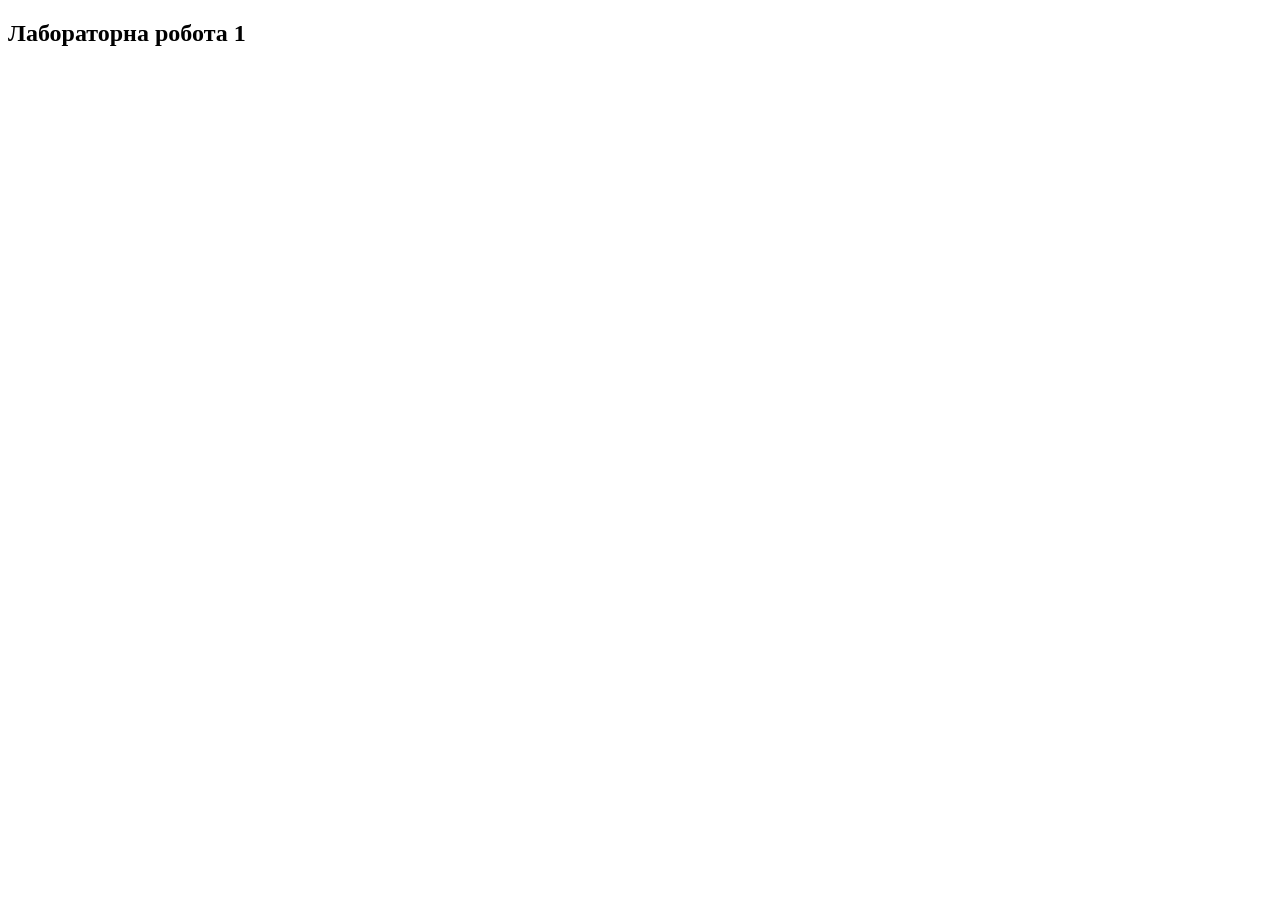
<file: Lab1/index.html>
<!DOCTYPE html>
<html>
<head>
    <title>Triangle Lab</title>
   </head>
<body>

<h2>Лабораторна робота 1</h2>

<script>

console.log("Use: triangle(value1, type1, value2, type2)");

function triangle(v1, t1, v2, t2) {
  // 1) базові перевірки
  if (v1 <= 0 || v2 <= 0) {
    console.log("Zero or negative input");
    return "Zero or negative input";
  }

  const validTypes = ["leg", "hypotenuse", "adjacent angle", "opposite angle", "angle"];
  if (!validTypes.includes(t1) || !validTypes.includes(t2)) {
    console.log("Read the instruction again");
    return "failed";
  }

  const deg2rad = (deg) => (deg * Math.PI) / 180;
  const rad2deg = (rad) => (rad * 180) / Math.PI;

  const print = (a, b, c, alpha, beta) => {
    console.log("a =", a);
    console.log("b =", b);
    console.log("c =", c);
    console.log("alpha =", alpha);
    console.log("beta =", beta);
  };

  // якщо задано "leg" — це буде "a"
  // "opposite angle" — це alpha (протилежний до a)
  // "adjacent angle" — це beta (прилеглий до a)

  // 2) leg + hypotenuse
  if (
    (t1 === "leg" && t2 === "hypotenuse") ||
    (t2 === "leg" && t1 === "hypotenuse")
  ) {
    const a = t1 === "leg" ? v1 : v2;
    const c = t1 === "hypotenuse" ? v1 : v2;

    if (a >= c) return "Leg cannot be greater than hypotenuse";

    const b = Math.sqrt(c * c - a * a);
    const alpha = rad2deg(Math.asin(a / c));
    const beta = 90 - alpha;

    print(a, b, c, alpha, beta);
    return "success";
  }

  // 3) opposite angle + leg  (alpha + a)
  if (
    (t1 === "opposite angle" && t2 === "leg") ||
    (t2 === "opposite angle" && t1 === "leg")
  ) {
    const alpha = t1 === "opposite angle" ? v1 : v2;
    const a = t1 === "leg" ? v1 : v2;

    if (alpha <= 0 || alpha >= 90) return "Angle must be between 0 and 90";

    const rad = deg2rad(alpha);
    const c = a / Math.sin(rad);
    const b = Math.sqrt(c * c - a * a);
    const beta = 90 - alpha;

    print(a, b, c, alpha, beta);
    return "success";
  }

  // 4) adjacent angle + leg  (beta + a)
  if (
    (t1 === "adjacent angle" && t2 === "leg") ||
    (t2 === "adjacent angle" && t1 === "leg")
  ) {
    const beta = t1 === "adjacent angle" ? v1 : v2;
    const a = t1 === "leg" ? v1 : v2;

    if (beta <= 0 || beta >= 90) return "Angle must be between 0 and 90";

    const rad = deg2rad(beta);
    const c = a / Math.cos(rad);         // cos(beta)=a/c (бо a прилеглий до beta)
    const b = Math.sqrt(c * c - a * a);
    const alpha = 90 - beta;

    print(a, b, c, alpha, beta);
    return "success";
  }

  // 5) hypotenuse + angle  (c + alpha)  <-- тут тип має бути саме "angle"
  if (
    (t1 === "hypotenuse" && t2 === "angle") ||
    (t2 === "hypotenuse" && t1 === "angle")
  ) {
    const c = t1 === "hypotenuse" ? v1 : v2;
    const alpha = t1 === "angle" ? v1 : v2;

    if (alpha <= 0 || alpha >= 90) return "Angle must be between 0 and 90";

    const rad = deg2rad(alpha);
    const a = c * Math.sin(rad);
    const b = c * Math.cos(rad);
    const beta = 90 - alpha;

    print(a, b, c, alpha, beta);
    return "success";
  }

  // 6) leg + leg (a + b)
  if (t1 === "leg" && t2 === "leg") {
    const a = v1;
    const b = v2;

    const c = Math.sqrt(a * a + b * b);
    const alpha = rad2deg(Math.atan2(a, b));
    const beta = 90 - alpha;

    print(a, b, c, alpha, beta);
    return "success";
  }

  // 7) якщо пара типів несумісна
  console.log("Read the instruction again");
  return "failed";
}

</script>
</body>
</html>
</file>
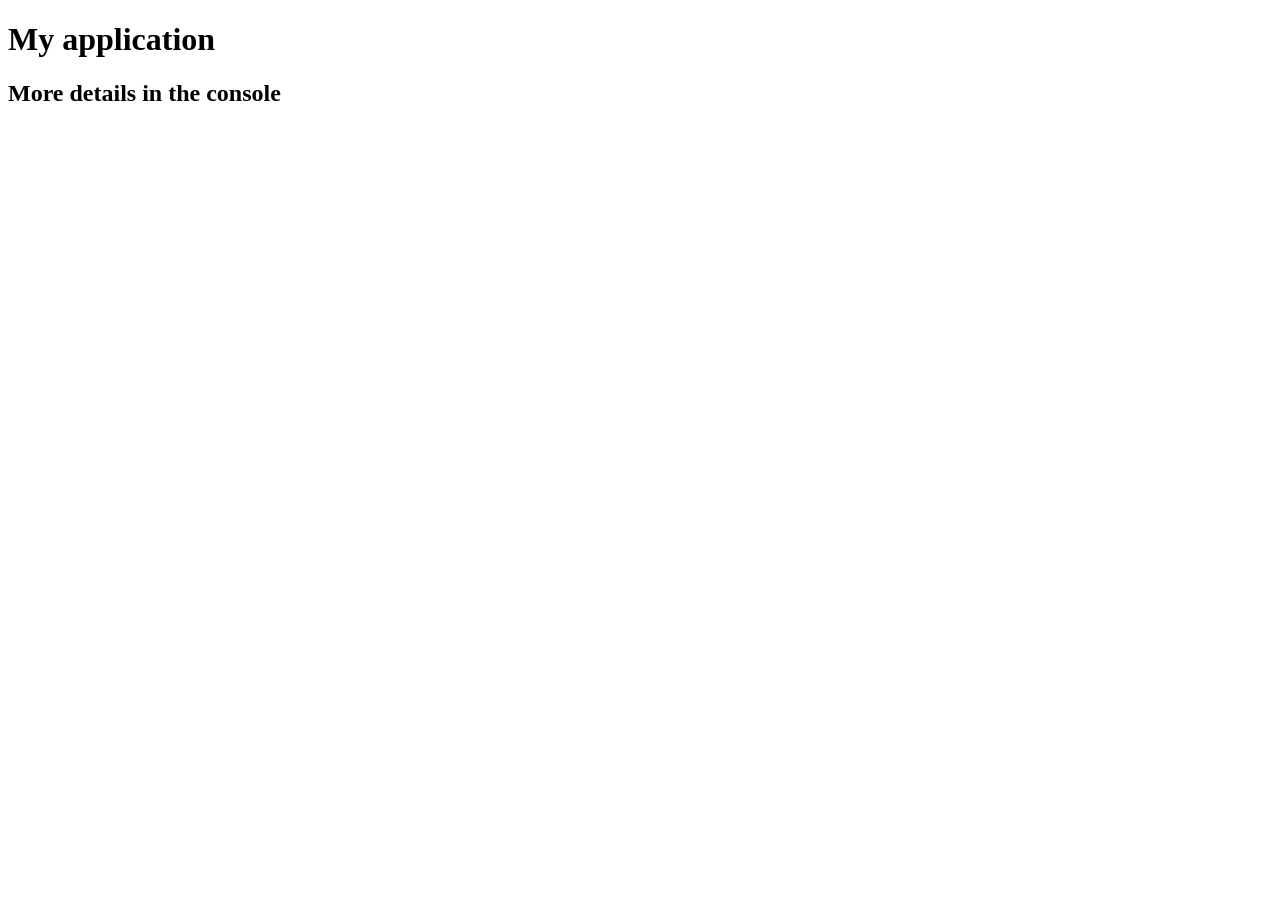
<file: Lab3/index.html>
<!doctype html>
<html>
  <head>
    <meta charset="utf-8" />
    <title>My application</title>
  </head>
  <body>
    <h1>My application</h1>
    <h2>More details in the console</h2>

    <script src="SpeakHello.js"></script>
    <script src="SpeakGoodBye.js"></script>
    <script src="script.js"></script>
  </body>
</html>
</file>
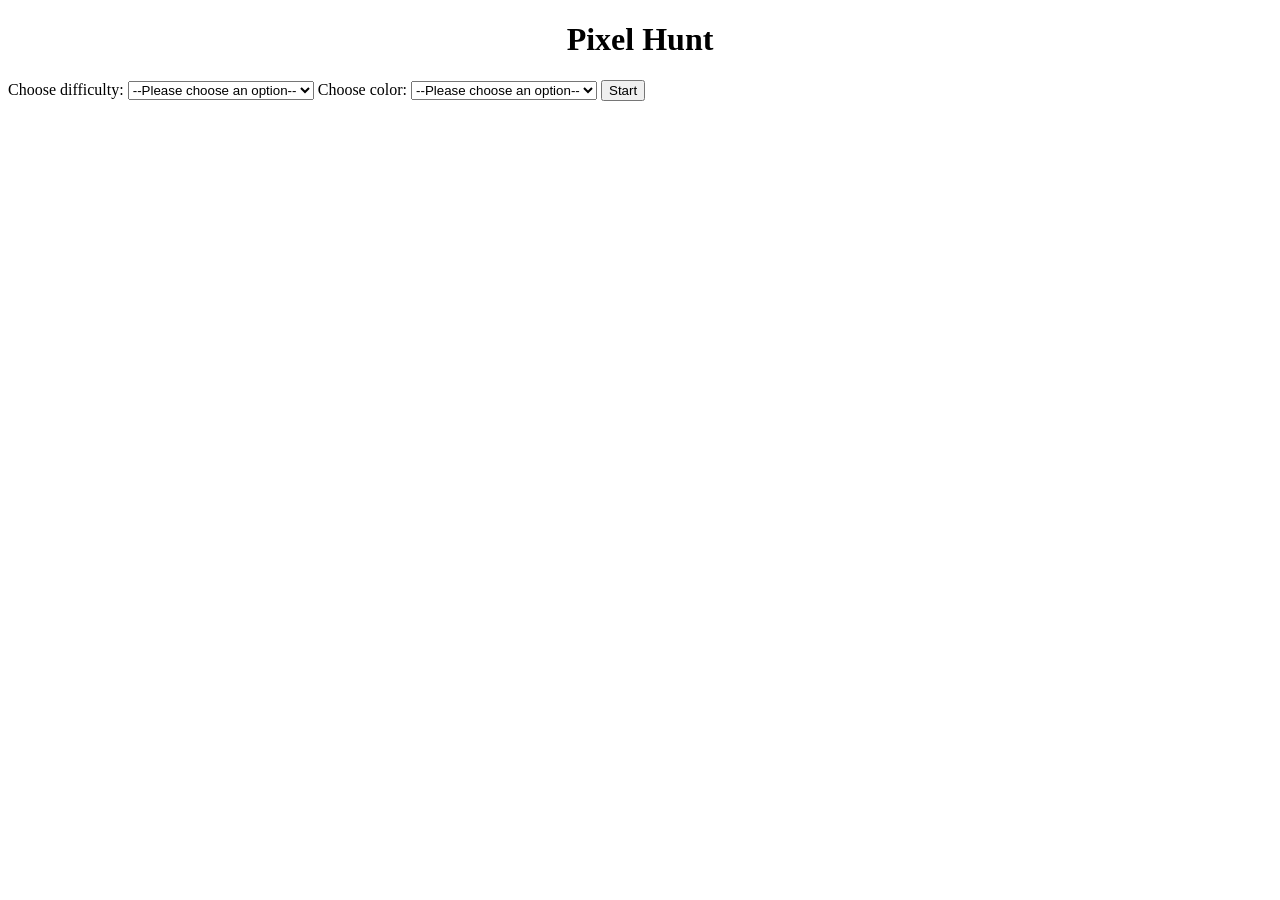
<file: Lab5/index.html>
<!doctype html>
<html lang="en">
  <head>
    <meta charset="UTF-8" />
    <title>Pixel Hunt</title>
    <link rel="stylesheet" href="style.css" />
  </head>
  <body>
    <h1>Pixel Hunt</h1>

    <div id="controls">
      <label for="difficulty">Choose difficulty:</label>
      <select id="difficulty">
        <option value="">--Please choose an option--</option>
        <option value="lazy">Lazy</option>
        <option value="normal">Normal</option>
        <option value="hard">Catch me if you can</option>
      </select>

      <label for="color">Choose color:</label>
      <select id="color">
        <option value="">--Please choose an option--</option>
        <option value="red">Red</option>
        <option value="green">Green</option>
        <option value="blue">Blue</option>
      </select>

      <button id="startBtn" type="button">Start</button>
    </div>

    <div id="gameInfo">
      <p>Score: <span id="score">0</span></p>
      <p>Time left for click: <span id="time">0</span></p>
    </div>

    <div id="gameArea">
      <div id="square"></div>
    </div>

    <script src="script.js"></script>
  </body>
</html>
</file>
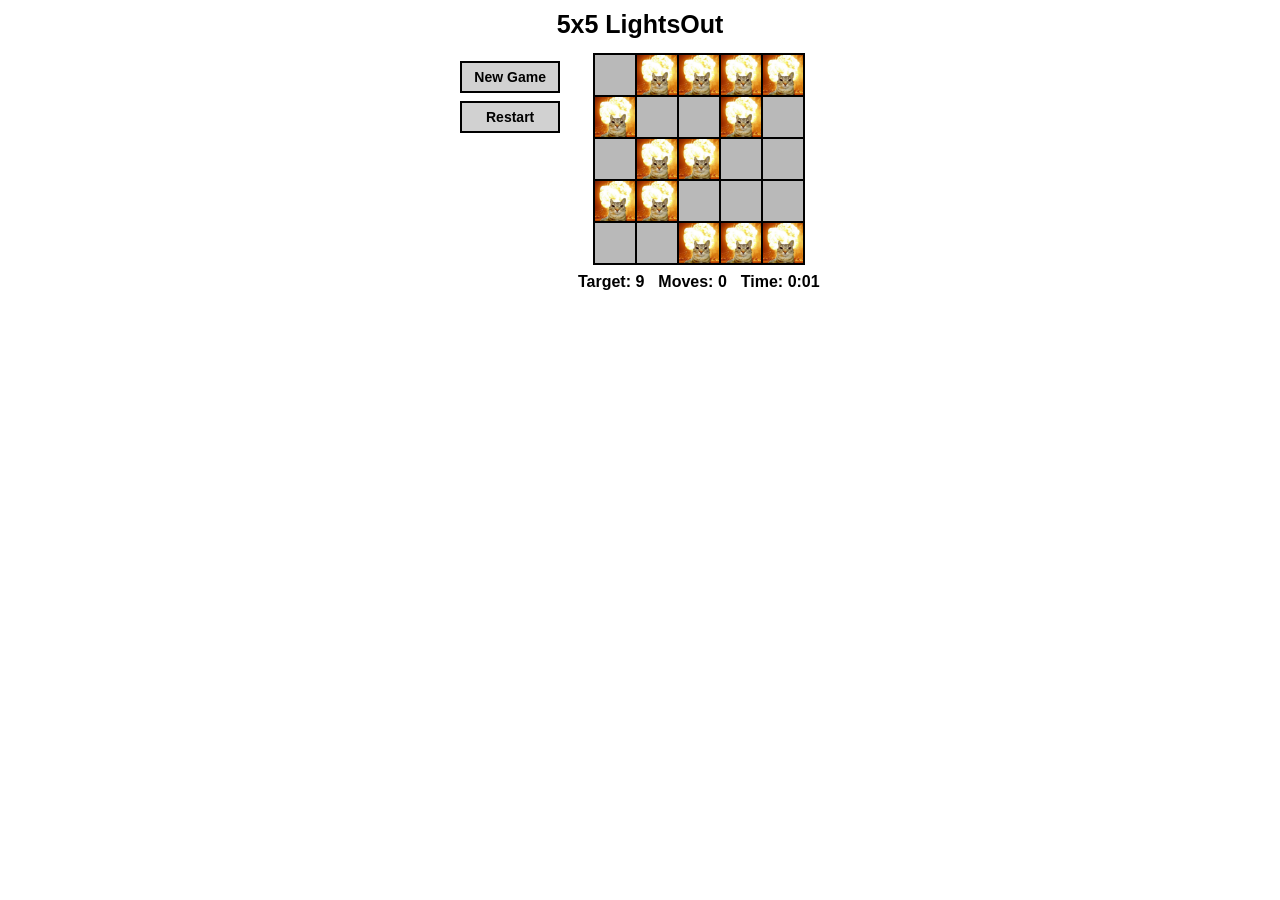
<file: Lab6/index.html>
<!DOCTYPE html>
<html lang="uk">
<head>
  <meta charset="UTF-8">
  <meta name="viewport" content="width=device-width, initial-scale=1.0">
  <title>Lights Out</title>
  <link rel="stylesheet" href="style.css">
</head>
<body>
  <h1>5x5 LightsOut</h1>

  <div class="game-wrapper">
    <div class="controls">
      <button id="newGameBtn" type="button">New Game</button>
      <button id="restartBtn" type="button">Restart</button>
    </div>

    <div class="center-part">
      <div id="game" class="board"></div>

      <div class="info">
        <span>Target: <span id="minMoves">0</span></span>
        <span>Moves: <span id="moves">0</span></span>
        <span>Time: <span id="time">0:00</span></span>
      </div>
    </div>
  </div>

  <script src="script.js"></script>
</body>
</html>
</file>
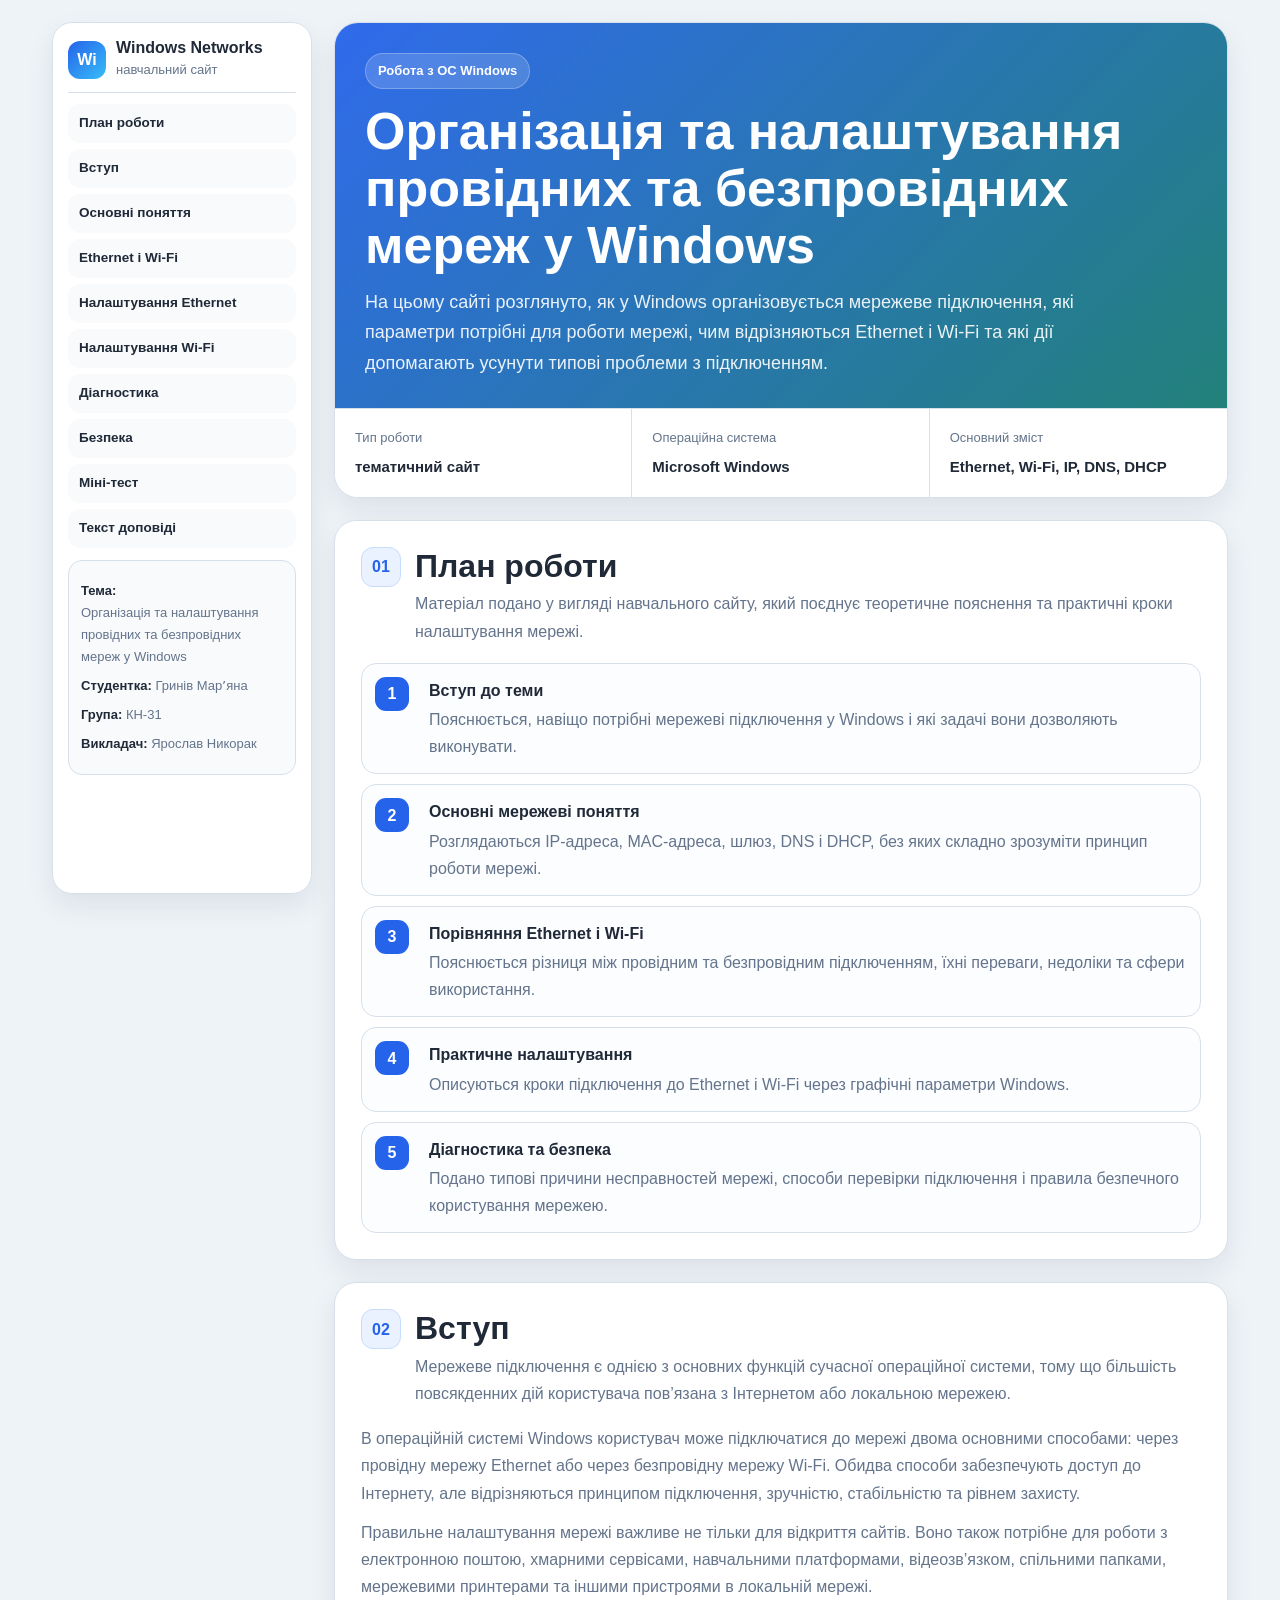
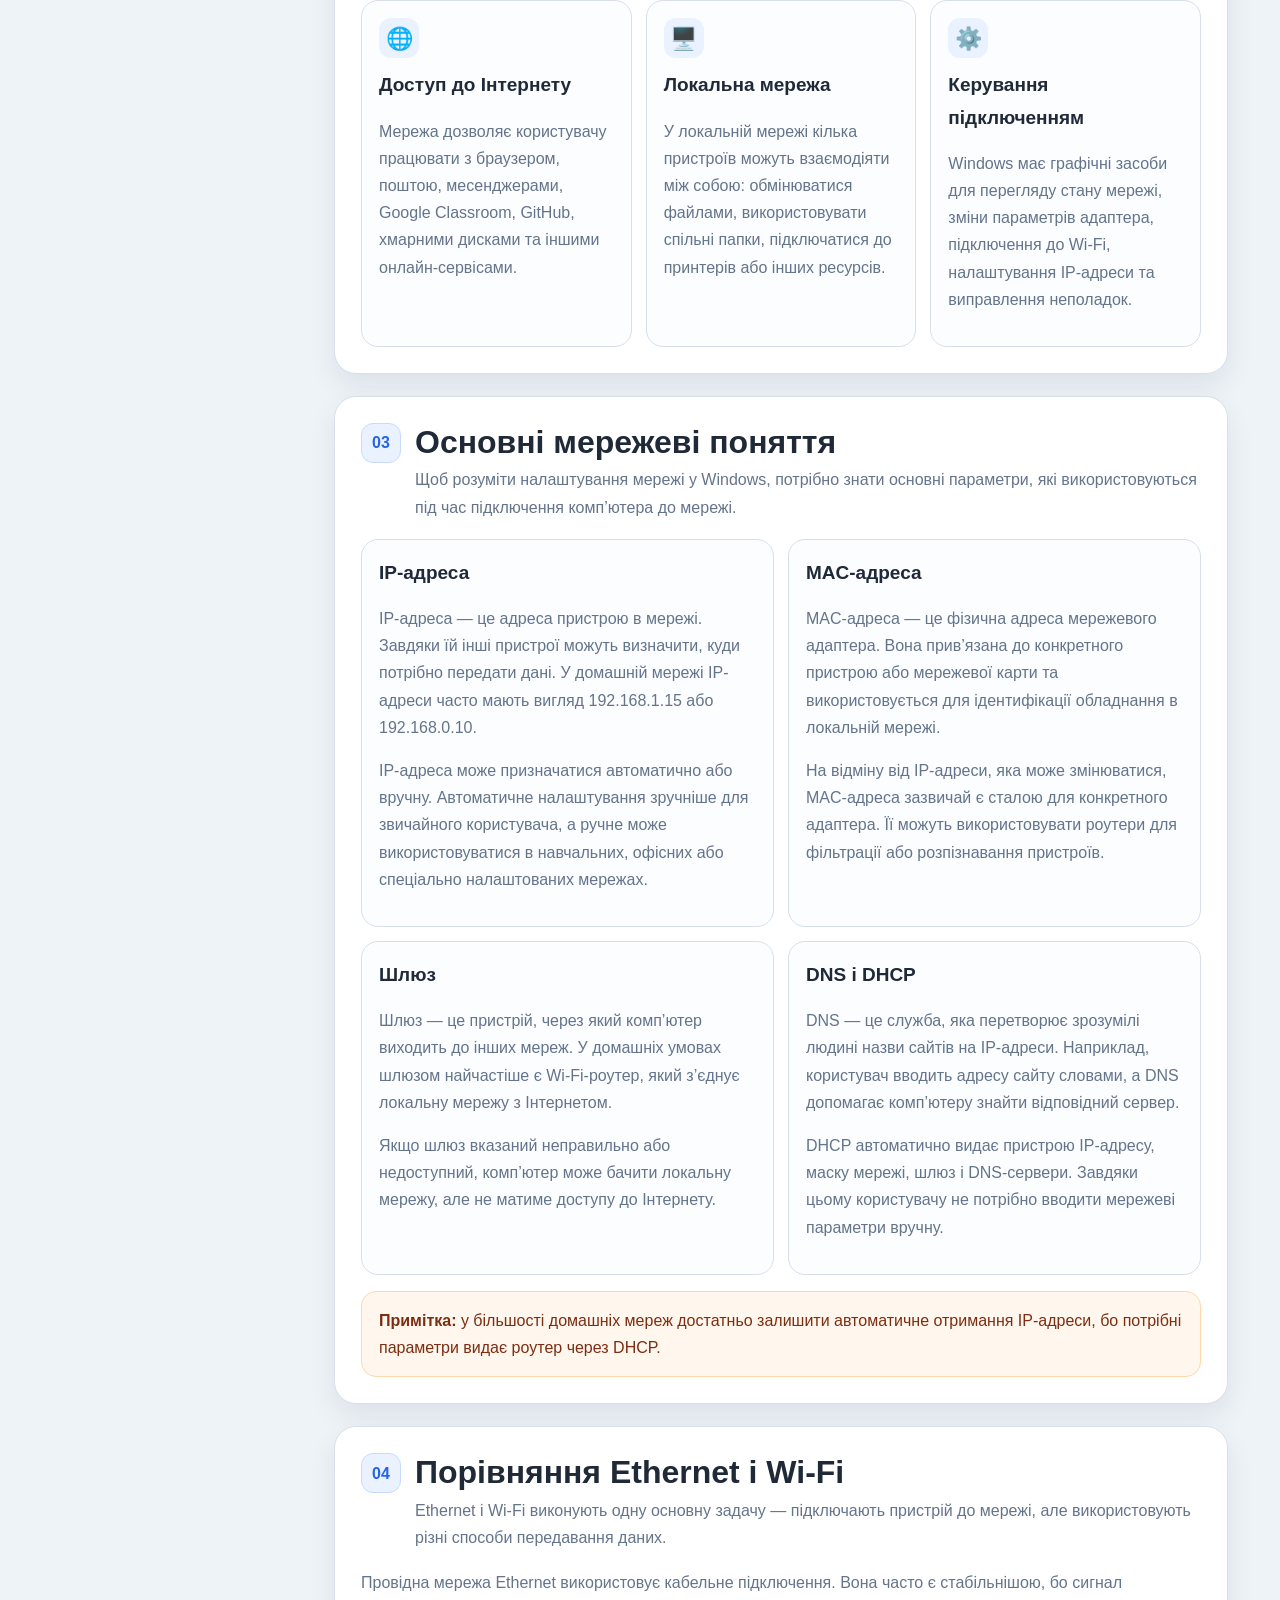
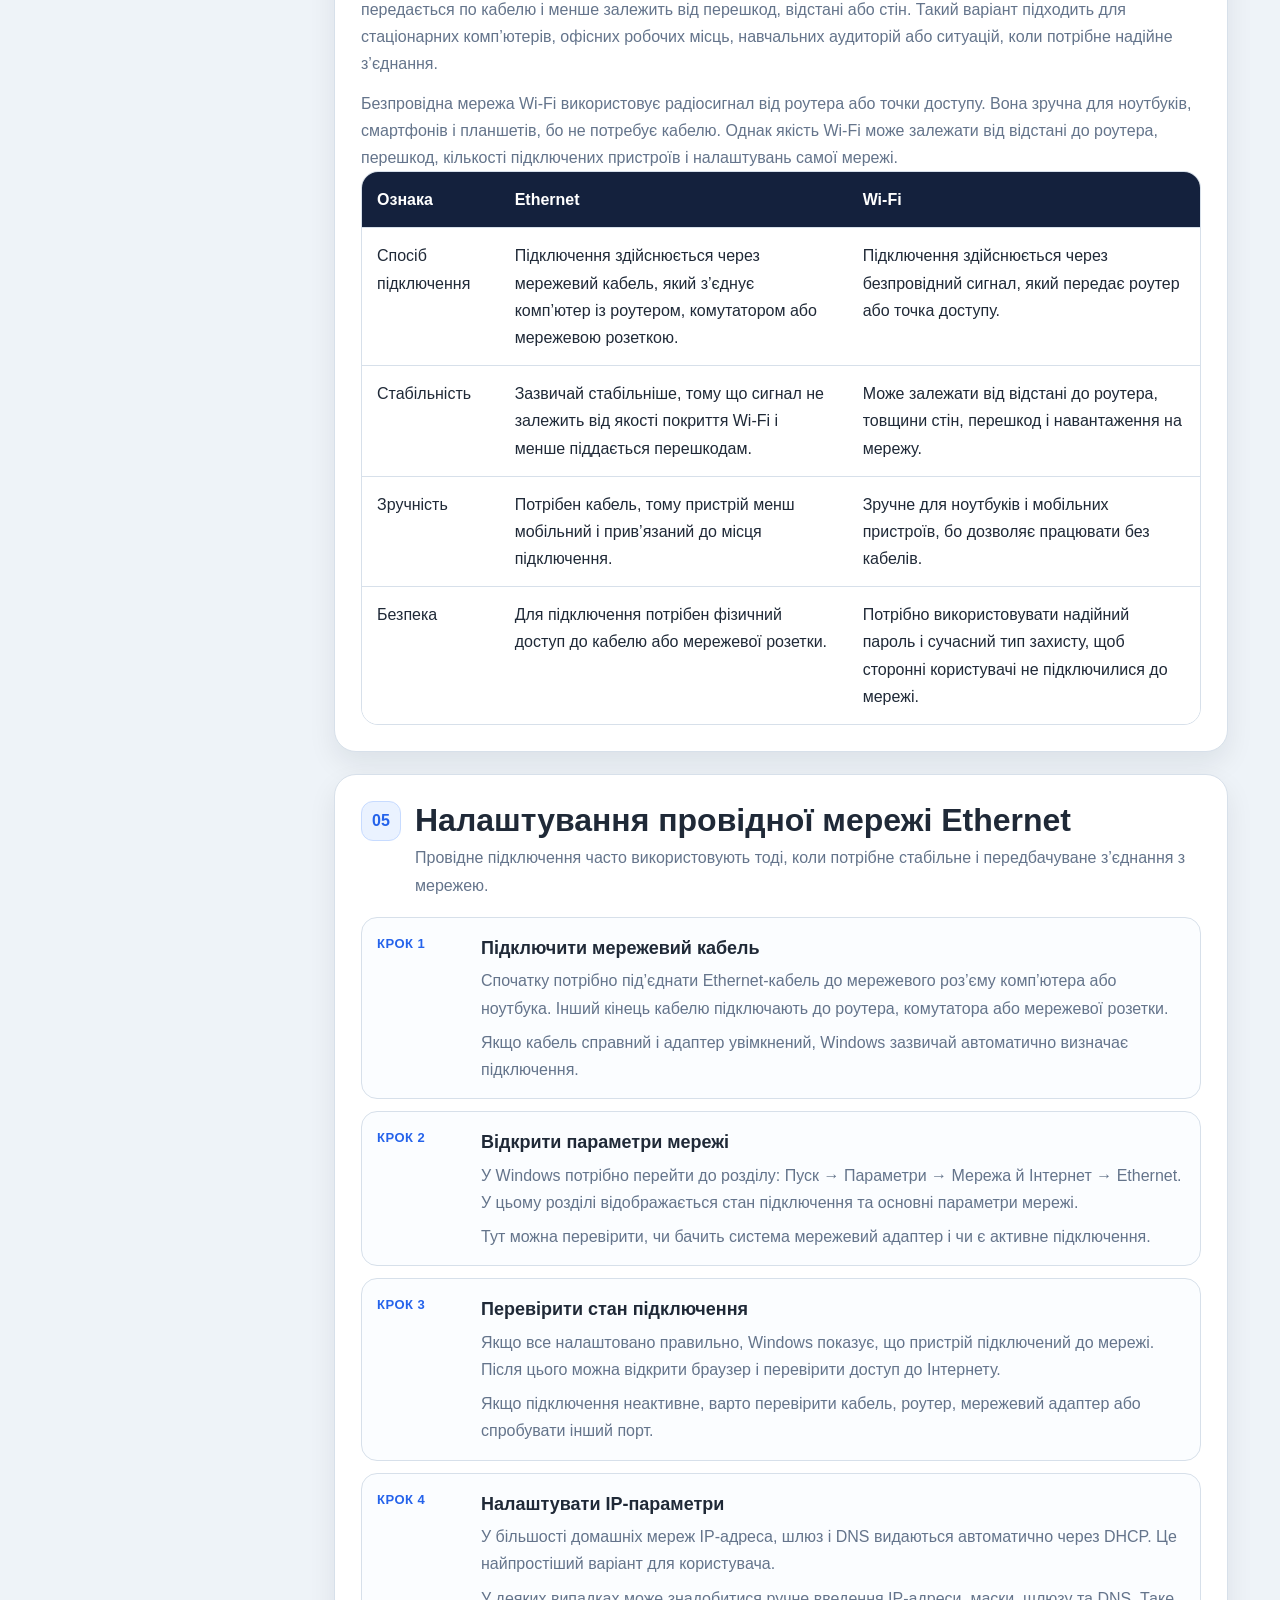
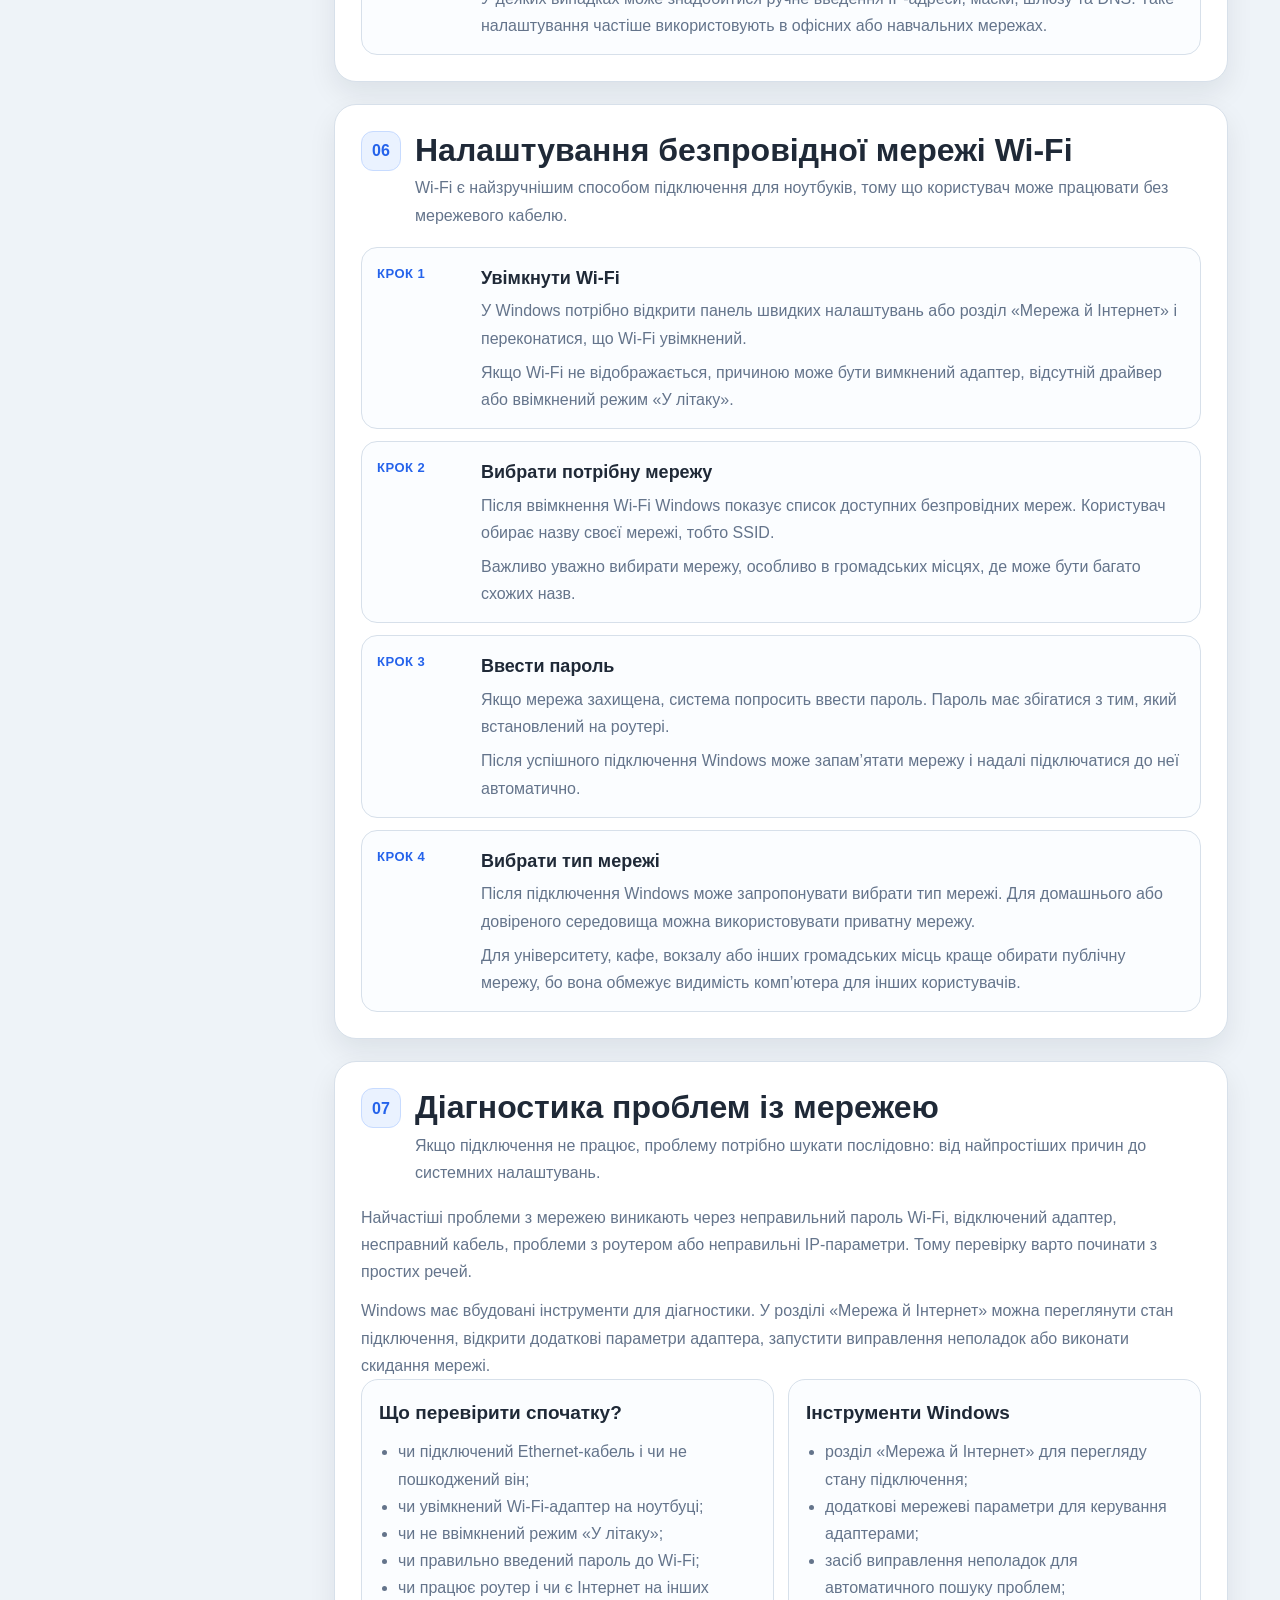
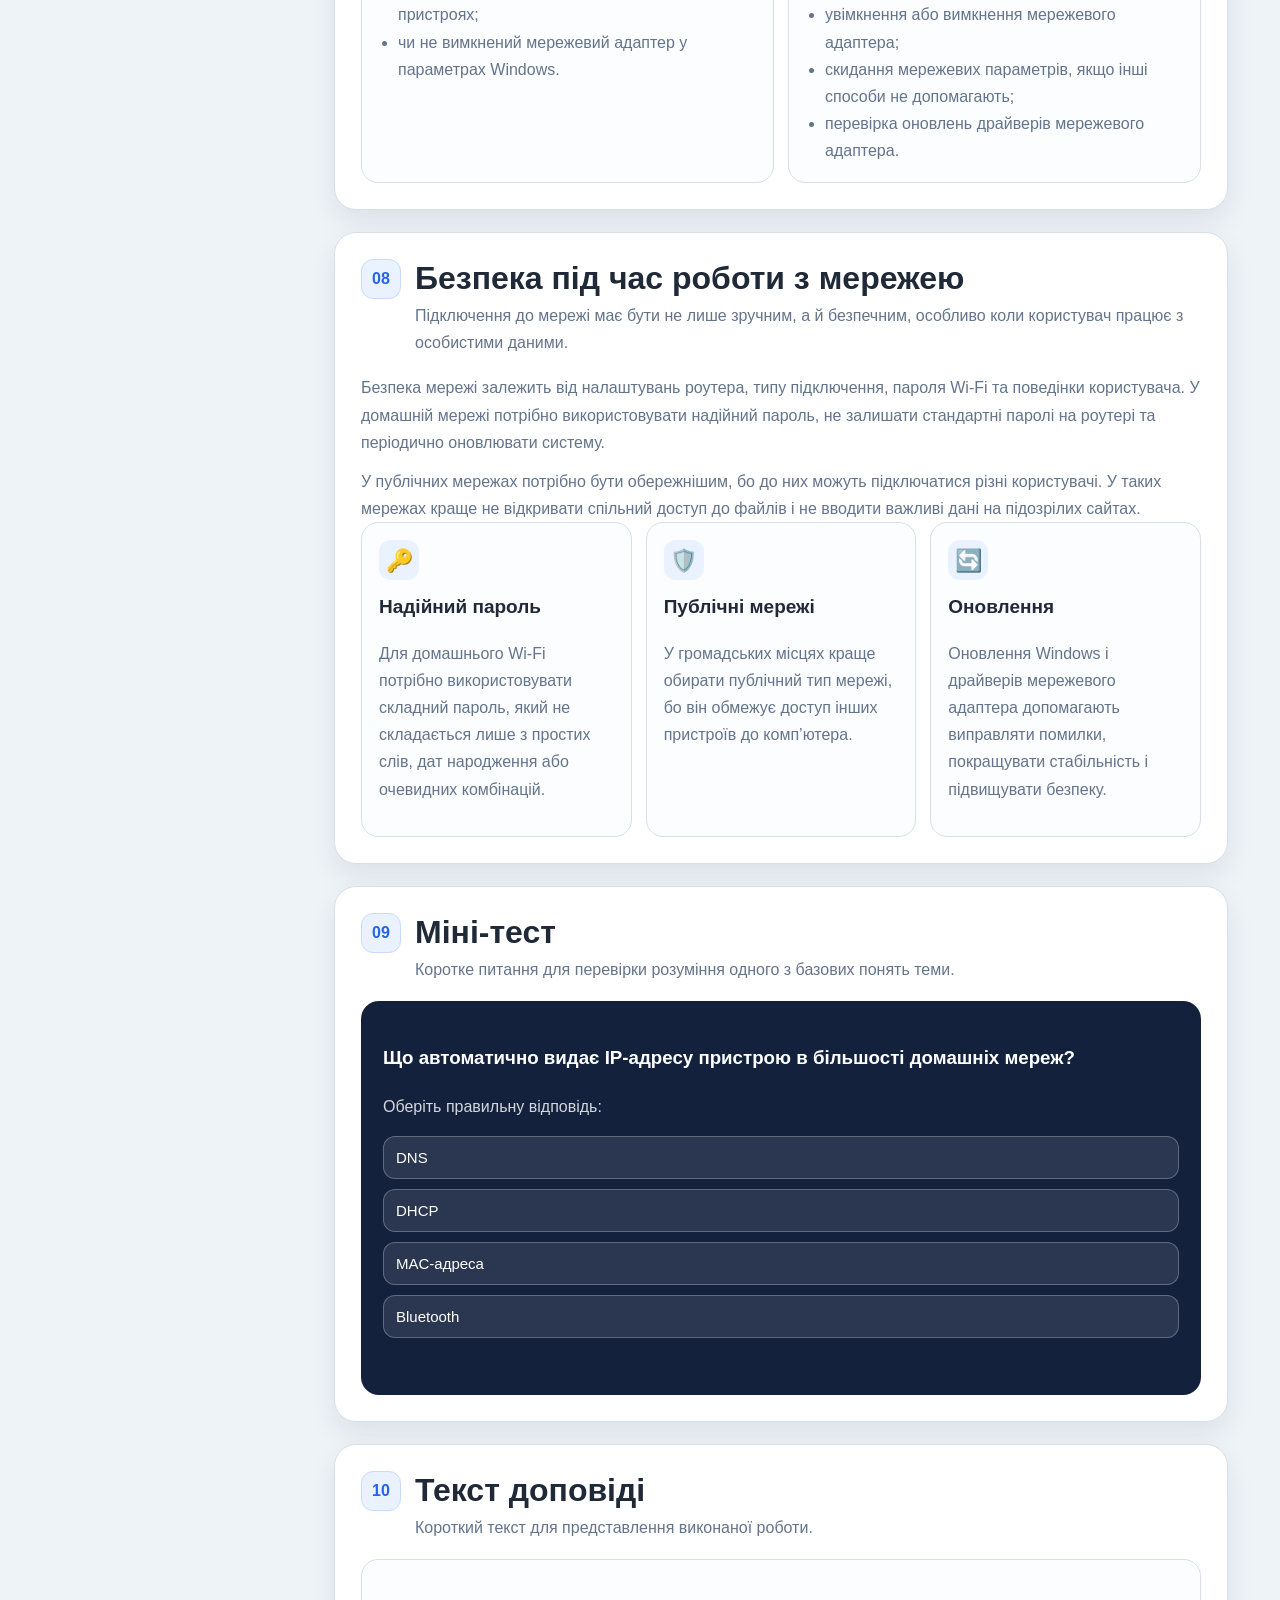
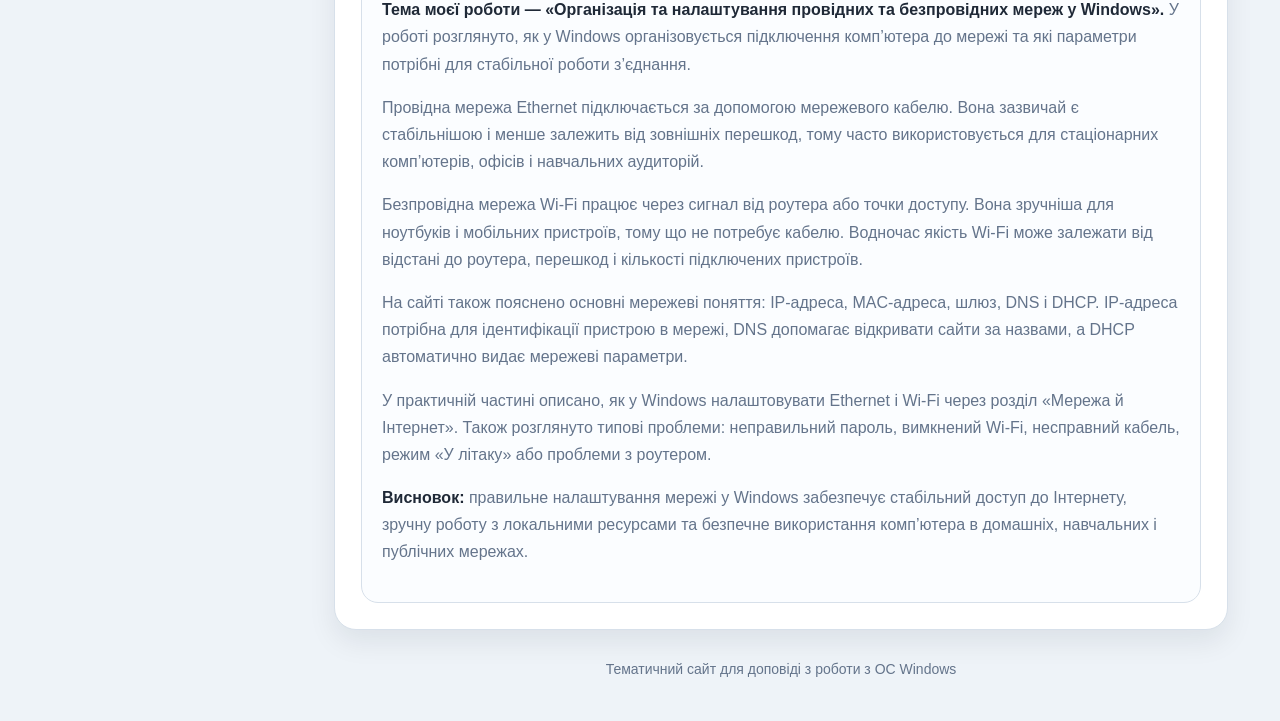
<file: Networks/index.html>
<!doctype html>
<html lang="uk">
  <head>
    <meta charset="UTF-8" />
    <meta name="viewport" content="width=device-width, initial-scale=1.0" />
    <title>Налаштування мереж у Windows</title>
    <style>
      :root {
        --bg: #eef3f8;
        --panel: #ffffff;
        --text: #1f2937;
        --muted: #64748b;
        --accent: #2563eb;
        --accent2: #0f766e;
        --line: #d7e0ea;
        --soft: #f8fafc;
        --soft-blue: #eaf2ff;
        --dark: #0f172a;
        --shadow: 0 12px 28px rgba(15, 23, 42, 0.08);
      }

      * {
        box-sizing: border-box;
        scroll-behavior: smooth;
      }

      body {
        margin: 0;
        font-family: "Segoe UI", Arial, sans-serif;
        background: var(--bg);
        color: var(--text);
        line-height: 1.7;
      }

      .layout {
        max-width: 1220px;
        margin: 0 auto;
        padding: 22px;
        display: grid;
        grid-template-columns: 260px 1fr;
        gap: 22px;
      }

      aside {
        position: sticky;
        top: 14px;
        align-self: start;
        min-height: calc(100vh - 28px);
        background: var(--panel);
        border: 1px solid var(--line);
        border-radius: 20px;
        box-shadow: var(--shadow);
        padding: 15px;
        overflow: visible;
      }

      .logo {
        display: flex;
        align-items: center;
        gap: 10px;
        padding-bottom: 11px;
        border-bottom: 1px solid var(--line);
        margin-bottom: 11px;
      }

      .logo-mark {
        width: 38px;
        height: 38px;
        border-radius: 12px;
        background: linear-gradient(135deg, var(--accent), #38bdf8);
        color: white;
        display: grid;
        place-items: center;
        font-weight: 900;
      }

      .logo strong {
        display: block;
        line-height: 1.2;
      }

      .logo span {
        display: block;
        color: var(--muted);
        font-size: 13px;
        margin-top: 2px;
      }

      nav {
        display: grid;
        gap: 6px;
      }

      nav a {
        text-decoration: none;
        color: var(--text);
        background: var(--soft);
        border: 1px solid transparent;
        border-radius: 12px;
        padding: 7px 10px;
        font-weight: 650;
        font-size: 13.5px;
        transition: 0.2s;
      }

      nav a:hover {
        color: var(--accent);
        background: var(--soft-blue);
        border-color: #c7dbff;
      }

      .student {
        margin-top: 12px;
        padding: 12px;
        border-radius: 14px;
        background: #f8fafc;
        border: 1px solid var(--line);
        font-size: 13px;
        color: var(--muted);
      }

      .student b {
        color: var(--text);
      }

      .student p {
        margin: 7px 0;
      }

      main {
        min-width: 0;
      }

      .hero {
        background: var(--panel);
        border: 1px solid var(--line);
        border-radius: 24px;
        box-shadow: var(--shadow);
        overflow: hidden;
        margin-bottom: 22px;
      }

      .hero-top {
        padding: 30px;
        background:
          linear-gradient(
            135deg,
            rgba(37, 99, 235, 0.95),
            rgba(15, 118, 110, 0.92)
          ),
          radial-gradient(
            circle at 80% 20%,
            rgba(255, 255, 255, 0.35),
            transparent 35%
          );
        color: white;
      }

      .label {
        display: inline-block;
        background: rgba(255, 255, 255, 0.16);
        border: 1px solid rgba(255, 255, 255, 0.25);
        padding: 6px 12px;
        border-radius: 999px;
        font-size: 13px;
        font-weight: 800;
        margin-bottom: 14px;
      }

      h1 {
        margin: 0 0 12px;
        font-size: clamp(30px, 5vw, 52px);
        line-height: 1.1;
      }

      .hero-top p {
        margin: 0;
        max-width: 800px;
        color: rgba(255, 255, 255, 0.9);
        font-size: 18px;
      }

      .hero-info {
        display: grid;
        grid-template-columns: repeat(3, 1fr);
        gap: 0;
        border-top: 1px solid var(--line);
      }

      .info-cell {
        padding: 18px 20px;
        border-right: 1px solid var(--line);
        background: #ffffff;
      }

      .info-cell:last-child {
        border-right: none;
      }

      .info-cell span {
        display: block;
        color: var(--muted);
        font-size: 13px;
        margin-bottom: 4px;
      }

      .info-cell strong {
        display: block;
        font-size: 15px;
      }

      section {
        background: var(--panel);
        border: 1px solid var(--line);
        border-radius: 22px;
        box-shadow: var(--shadow);
        padding: 26px;
        margin-bottom: 22px;
        scroll-margin-top: 22px;
      }

      .section-head {
        display: flex;
        align-items: flex-start;
        gap: 14px;
        margin-bottom: 18px;
      }

      .num {
        width: 40px;
        height: 40px;
        flex: 0 0 auto;
        display: grid;
        place-items: center;
        border-radius: 12px;
        background: var(--soft-blue);
        color: var(--accent);
        font-weight: 900;
        border: 1px solid #c7dbff;
      }

      h2 {
        margin: 0 0 5px;
        font-size: clamp(23px, 3vw, 32px);
        line-height: 1.2;
      }

      .lead {
        margin: 0;
        color: var(--muted);
      }

      .text-block p {
        color: var(--muted);
        margin: 0 0 12px;
      }

      .text-block p:last-child {
        margin-bottom: 0;
      }

      .cards {
        display: grid;
        grid-template-columns: repeat(3, 1fr);
        gap: 14px;
      }

      .cards.two {
        grid-template-columns: repeat(2, 1fr);
      }

      .card {
        background: #fbfdff;
        border: 1px solid var(--line);
        border-radius: 17px;
        padding: 17px;
      }

      .card h3 {
        margin: 0 0 7px;
        font-size: 19px;
      }

      .card p,
      .card li {
        color: var(--muted);
      }

      .card ul {
        margin: 9px 0 0;
        padding-left: 19px;
      }

      .icon {
        width: 40px;
        height: 40px;
        border-radius: 12px;
        background: var(--soft-blue);
        display: grid;
        place-items: center;
        font-size: 22px;
        margin-bottom: 11px;
      }

      .plan {
        display: grid;
        gap: 10px;
        counter-reset: item;
      }

      .plan-row {
        display: grid;
        grid-template-columns: 42px 1fr;
        gap: 12px;
        align-items: start;
        padding: 13px;
        background: #fbfdff;
        border: 1px solid var(--line);
        border-radius: 15px;
      }

      .plan-row::before {
        counter-increment: item;
        content: counter(item);
        width: 34px;
        height: 34px;
        border-radius: 11px;
        display: grid;
        place-items: center;
        background: var(--accent);
        color: white;
        font-weight: 900;
      }

      .plan-row b {
        display: block;
        margin-bottom: 2px;
      }

      .plan-row span {
        color: var(--muted);
      }

      .table-box {
        overflow-x: auto;
        border: 1px solid var(--line);
        border-radius: 17px;
      }

      table {
        width: 100%;
        min-width: 720px;
        border-collapse: collapse;
        background: white;
      }

      th,
      td {
        padding: 14px 15px;
        border-bottom: 1px solid var(--line);
        text-align: left;
        vertical-align: top;
      }

      th {
        background: #14213d;
        color: white;
      }

      tr:last-child td {
        border-bottom: none;
      }

      .steps {
        display: grid;
        gap: 12px;
      }

      .step {
        display: grid;
        grid-template-columns: 90px 1fr;
        gap: 14px;
        padding: 15px;
        border: 1px solid var(--line);
        border-radius: 16px;
        background: #fbfdff;
      }

      .step-label {
        color: var(--accent);
        font-weight: 900;
        font-size: 13px;
        text-transform: uppercase;
        letter-spacing: 0.5px;
      }

      .step h3 {
        margin: 0 0 4px;
        font-size: 18px;
      }

      .step p {
        margin: 0 0 7px;
        color: var(--muted);
      }

      .step p:last-child {
        margin-bottom: 0;
      }

      .note {
        margin-top: 16px;
        padding: 15px 17px;
        border-radius: 15px;
        background: #fff7ed;
        border: 1px solid #fed7aa;
        color: #7c2d12;
      }

      .quiz {
        background: #14213d;
        color: white;
        border-radius: 18px;
        padding: 22px;
      }

      .quiz p {
        color: rgba(255, 255, 255, 0.82);
      }

      .quiz-options {
        display: grid;
        gap: 10px;
        margin-top: 12px;
      }

      .quiz button {
        border: 1px solid rgba(255, 255, 255, 0.25);
        background: rgba(255, 255, 255, 0.1);
        color: white;
        border-radius: 12px;
        padding: 12px;
        text-align: left;
        cursor: pointer;
        font-size: 15px;
      }

      .quiz button:hover {
        background: rgba(255, 255, 255, 0.18);
      }

      #quizResult {
        margin-top: 12px;
        min-height: 23px;
        font-weight: 800;
      }

      .speech {
        background: #fbfdff;
        border: 1px solid var(--line);
        border-radius: 17px;
        padding: 20px;
      }

      .speech p {
        color: var(--muted);
      }

      .speech strong {
        color: var(--text);
      }

      footer {
        text-align: center;
        color: var(--muted);
        font-size: 14px;
        padding: 6px 0 18px;
      }

      @media (max-width: 980px) {
        .layout {
          grid-template-columns: 1fr;
        }

        aside {
          position: static;
          height: auto;
        }

        nav {
          grid-template-columns: repeat(2, 1fr);
        }

        .hero-info,
        .cards,
        .cards.two {
          grid-template-columns: 1fr;
        }

        .info-cell {
          border-right: none;
          border-bottom: 1px solid var(--line);
        }

        .info-cell:last-child {
          border-bottom: none;
        }
      }

      @media (max-width: 560px) {
        .layout {
          padding: 12px;
        }

        nav {
          grid-template-columns: 1fr;
        }

        .hero-top,
        section {
          padding: 20px;
        }

        .step {
          grid-template-columns: 1fr;
        }
      }
    </style>
  </head>
  <body>
    <div class="layout">
      <aside>
        <div class="logo">
          <div class="logo-mark">Wi</div>
          <div>
            <strong>Windows Networks</strong>
            <span>навчальний сайт</span>
          </div>
        </div>

        <nav>
          <a href="#plan">План роботи</a>
          <a href="#intro">Вступ</a>
          <a href="#terms">Основні поняття</a>
          <a href="#compare">Ethernet і Wi‑Fi</a>
          <a href="#ethernet">Налаштування Ethernet</a>
          <a href="#wifi">Налаштування Wi‑Fi</a>
          <a href="#diagnostics">Діагностика</a>
          <a href="#security">Безпека</a>
          <a href="#quiz">Міні-тест</a>
          <a href="#speech">Текст доповіді</a>
        </nav>

        <div class="student">
          <p>
            <b>Тема:</b><br />Організація та налаштування провідних та
            безпровідних мереж у Windows
          </p>
          <p><b>Студентка:</b> Гринів Марʼяна</p>
          <p><b>Група:</b> КН-31</p>
          <p><b>Викладач:</b> Ярослав Никорак</p>
        </div>
      </aside>

      <main>
        <header class="hero">
          <div class="hero-top">
            <span class="label">Робота з ОС Windows</span>
            <h1>
              Організація та налаштування провідних та безпровідних мереж у
              Windows
            </h1>
            <p>
              На цьому сайті розглянуто, як у Windows організовується мережеве
              підключення, які параметри потрібні для роботи мережі, чим
              відрізняються Ethernet і Wi‑Fi та які дії допомагають усунути
              типові проблеми з підключенням.
            </p>
          </div>
          <div class="hero-info">
            <div class="info-cell">
              <span>Тип роботи</span>
              <strong>тематичний сайт</strong>
            </div>
            <div class="info-cell">
              <span>Операційна система</span>
              <strong>Microsoft Windows</strong>
            </div>
            <div class="info-cell">
              <span>Основний зміст</span>
              <strong>Ethernet, Wi‑Fi, IP, DNS, DHCP</strong>
            </div>
          </div>
        </header>

        <section id="plan">
          <div class="section-head">
            <div class="num">01</div>
            <div>
              <h2>План роботи</h2>
              <p class="lead">
                Матеріал подано у вигляді навчального сайту, який поєднує
                теоретичне пояснення та практичні кроки налаштування мережі.
              </p>
            </div>
          </div>
          <div class="plan">
            <div class="plan-row">
              <div>
                <b>Вступ до теми</b
                ><span
                  >Пояснюється, навіщо потрібні мережеві підключення у Windows і
                  які задачі вони дозволяють виконувати.</span
                >
              </div>
            </div>
            <div class="plan-row">
              <div>
                <b>Основні мережеві поняття</b
                ><span
                  >Розглядаються IP-адреса, MAC-адреса, шлюз, DNS і DHCP, без
                  яких складно зрозуміти принцип роботи мережі.</span
                >
              </div>
            </div>
            <div class="plan-row">
              <div>
                <b>Порівняння Ethernet і Wi‑Fi</b
                ><span
                  >Пояснюється різниця між провідним та безпровідним
                  підключенням, їхні переваги, недоліки та сфери
                  використання.</span
                >
              </div>
            </div>
            <div class="plan-row">
              <div>
                <b>Практичне налаштування</b
                ><span
                  >Описуються кроки підключення до Ethernet і Wi‑Fi через
                  графічні параметри Windows.</span
                >
              </div>
            </div>
            <div class="plan-row">
              <div>
                <b>Діагностика та безпека</b
                ><span
                  >Подано типові причини несправностей мережі, способи перевірки
                  підключення і правила безпечного користування мережею.</span
                >
              </div>
            </div>
          </div>
        </section>

        <section id="intro">
          <div class="section-head">
            <div class="num">02</div>
            <div>
              <h2>Вступ</h2>
              <p class="lead">
                Мережеве підключення є однією з основних функцій сучасної
                операційної системи, тому що більшість повсякденних дій
                користувача пов’язана з Інтернетом або локальною мережею.
              </p>
            </div>
          </div>
          <div class="text-block">
            <p>
              В операційній системі Windows користувач може підключатися до
              мережі двома основними способами: через провідну мережу Ethernet
              або через безпровідну мережу Wi‑Fi. Обидва способи забезпечують
              доступ до Інтернету, але відрізняються принципом підключення,
              зручністю, стабільністю та рівнем захисту.
            </p>
            <p>
              Правильне налаштування мережі важливе не тільки для відкриття
              сайтів. Воно також потрібне для роботи з електронною поштою,
              хмарними сервісами, навчальними платформами, відеозв’язком,
              спільними папками, мережевими принтерами та іншими пристроями в
              локальній мережі.
            </p>
          </div>
          <div class="cards">
            <article class="card">
              <div class="icon">🌐</div>
              <h3>Доступ до Інтернету</h3>
              <p>
                Мережа дозволяє користувачу працювати з браузером, поштою,
                месенджерами, Google Classroom, GitHub, хмарними дисками та
                іншими онлайн-сервісами.
              </p>
            </article>
            <article class="card">
              <div class="icon">🖥️</div>
              <h3>Локальна мережа</h3>
              <p>
                У локальній мережі кілька пристроїв можуть взаємодіяти між
                собою: обмінюватися файлами, використовувати спільні папки,
                підключатися до принтерів або інших ресурсів.
              </p>
            </article>
            <article class="card">
              <div class="icon">⚙️</div>
              <h3>Керування підключенням</h3>
              <p>
                Windows має графічні засоби для перегляду стану мережі, зміни
                параметрів адаптера, підключення до Wi‑Fi, налаштування
                IP-адреси та виправлення неполадок.
              </p>
            </article>
          </div>
        </section>

        <section id="terms">
          <div class="section-head">
            <div class="num">03</div>
            <div>
              <h2>Основні мережеві поняття</h2>
              <p class="lead">
                Щоб розуміти налаштування мережі у Windows, потрібно знати
                основні параметри, які використовуються під час підключення
                комп’ютера до мережі.
              </p>
            </div>
          </div>
          <div class="cards two">
            <article class="card">
              <h3>IP-адреса</h3>
              <p>
                IP-адреса — це адреса пристрою в мережі. Завдяки їй інші
                пристрої можуть визначити, куди потрібно передати дані. У
                домашній мережі IP-адреси часто мають вигляд 192.168.1.15 або
                192.168.0.10.
              </p>
              <p>
                IP-адреса може призначатися автоматично або вручну. Автоматичне
                налаштування зручніше для звичайного користувача, а ручне може
                використовуватися в навчальних, офісних або спеціально
                налаштованих мережах.
              </p>
            </article>
            <article class="card">
              <h3>MAC-адреса</h3>
              <p>
                MAC-адреса — це фізична адреса мережевого адаптера. Вона
                прив’язана до конкретного пристрою або мережевої карти та
                використовується для ідентифікації обладнання в локальній
                мережі.
              </p>
              <p>
                На відміну від IP-адреси, яка може змінюватися, MAC-адреса
                зазвичай є сталою для конкретного адаптера. Її можуть
                використовувати роутери для фільтрації або розпізнавання
                пристроїв.
              </p>
            </article>
            <article class="card">
              <h3>Шлюз</h3>
              <p>
                Шлюз — це пристрій, через який комп’ютер виходить до інших
                мереж. У домашніх умовах шлюзом найчастіше є Wi‑Fi-роутер, який
                з’єднує локальну мережу з Інтернетом.
              </p>
              <p>
                Якщо шлюз вказаний неправильно або недоступний, комп’ютер може
                бачити локальну мережу, але не матиме доступу до Інтернету.
              </p>
            </article>
            <article class="card">
              <h3>DNS і DHCP</h3>
              <p>
                DNS — це служба, яка перетворює зрозумілі людині назви сайтів на
                IP-адреси. Наприклад, користувач вводить адресу сайту словами, а
                DNS допомагає комп’ютеру знайти відповідний сервер.
              </p>
              <p>
                DHCP автоматично видає пристрою IP-адресу, маску мережі, шлюз і
                DNS-сервери. Завдяки цьому користувачу не потрібно вводити
                мережеві параметри вручну.
              </p>
            </article>
          </div>
          <div class="note">
            <b>Примітка:</b> у більшості домашніх мереж достатньо залишити
            автоматичне отримання IP-адреси, бо потрібні параметри видає роутер
            через DHCP.
          </div>
        </section>

        <section id="compare">
          <div class="section-head">
            <div class="num">04</div>
            <div>
              <h2>Порівняння Ethernet і Wi‑Fi</h2>
              <p class="lead">
                Ethernet і Wi‑Fi виконують одну основну задачу — підключають
                пристрій до мережі, але використовують різні способи передавання
                даних.
              </p>
            </div>
          </div>
          <div class="text-block">
            <p>
              Провідна мережа Ethernet використовує кабельне підключення. Вона
              часто є стабільнішою, бо сигнал передається по кабелю і менше
              залежить від перешкод, відстані або стін. Такий варіант підходить
              для стаціонарних комп’ютерів, офісних робочих місць, навчальних
              аудиторій або ситуацій, коли потрібне надійне з’єднання.
            </p>
            <p>
              Безпровідна мережа Wi‑Fi використовує радіосигнал від роутера або
              точки доступу. Вона зручна для ноутбуків, смартфонів і планшетів,
              бо не потребує кабелю. Однак якість Wi‑Fi може залежати від
              відстані до роутера, перешкод, кількості підключених пристроїв і
              налаштувань самої мережі.
            </p>
          </div>
          <div class="table-box">
            <table>
              <thead>
                <tr>
                  <th>Ознака</th>
                  <th>Ethernet</th>
                  <th>Wi‑Fi</th>
                </tr>
              </thead>
              <tbody>
                <tr>
                  <td>Спосіб підключення</td>
                  <td>
                    Підключення здійснюється через мережевий кабель, який
                    з’єднує комп’ютер із роутером, комутатором або мережевою
                    розеткою.
                  </td>
                  <td>
                    Підключення здійснюється через безпровідний сигнал, який
                    передає роутер або точка доступу.
                  </td>
                </tr>
                <tr>
                  <td>Стабільність</td>
                  <td>
                    Зазвичай стабільніше, тому що сигнал не залежить від якості
                    покриття Wi‑Fi і менше піддається перешкодам.
                  </td>
                  <td>
                    Може залежати від відстані до роутера, товщини стін,
                    перешкод і навантаження на мережу.
                  </td>
                </tr>
                <tr>
                  <td>Зручність</td>
                  <td>
                    Потрібен кабель, тому пристрій менш мобільний і прив’язаний
                    до місця підключення.
                  </td>
                  <td>
                    Зручне для ноутбуків і мобільних пристроїв, бо дозволяє
                    працювати без кабелів.
                  </td>
                </tr>
                <tr>
                  <td>Безпека</td>
                  <td>
                    Для підключення потрібен фізичний доступ до кабелю або
                    мережевої розетки.
                  </td>
                  <td>
                    Потрібно використовувати надійний пароль і сучасний тип
                    захисту, щоб сторонні користувачі не підключилися до мережі.
                  </td>
                </tr>
              </tbody>
            </table>
          </div>
        </section>

        <section id="ethernet">
          <div class="section-head">
            <div class="num">05</div>
            <div>
              <h2>Налаштування провідної мережі Ethernet</h2>
              <p class="lead">
                Провідне підключення часто використовують тоді, коли потрібне
                стабільне і передбачуване з’єднання з мережею.
              </p>
            </div>
          </div>
          <div class="steps">
            <div class="step">
              <div class="step-label">Крок 1</div>
              <div>
                <h3>Підключити мережевий кабель</h3>
                <p>
                  Спочатку потрібно під’єднати Ethernet-кабель до мережевого
                  роз’єму комп’ютера або ноутбука. Інший кінець кабелю
                  підключають до роутера, комутатора або мережевої розетки.
                </p>
                <p>
                  Якщо кабель справний і адаптер увімкнений, Windows зазвичай
                  автоматично визначає підключення.
                </p>
              </div>
            </div>
            <div class="step">
              <div class="step-label">Крок 2</div>
              <div>
                <h3>Відкрити параметри мережі</h3>
                <p>
                  У Windows потрібно перейти до розділу: Пуск → Параметри →
                  Мережа й Інтернет → Ethernet. У цьому розділі відображається
                  стан підключення та основні параметри мережі.
                </p>
                <p>
                  Тут можна перевірити, чи бачить система мережевий адаптер і чи
                  є активне підключення.
                </p>
              </div>
            </div>
            <div class="step">
              <div class="step-label">Крок 3</div>
              <div>
                <h3>Перевірити стан підключення</h3>
                <p>
                  Якщо все налаштовано правильно, Windows показує, що пристрій
                  підключений до мережі. Після цього можна відкрити браузер і
                  перевірити доступ до Інтернету.
                </p>
                <p>
                  Якщо підключення неактивне, варто перевірити кабель, роутер,
                  мережевий адаптер або спробувати інший порт.
                </p>
              </div>
            </div>
            <div class="step">
              <div class="step-label">Крок 4</div>
              <div>
                <h3>Налаштувати IP-параметри</h3>
                <p>
                  У більшості домашніх мереж IP-адреса, шлюз і DNS видаються
                  автоматично через DHCP. Це найпростіший варіант для
                  користувача.
                </p>
                <p>
                  У деяких випадках може знадобитися ручне введення IP-адреси,
                  маски, шлюзу та DNS. Таке налаштування частіше використовують
                  в офісних або навчальних мережах.
                </p>
              </div>
            </div>
          </div>
        </section>

        <section id="wifi">
          <div class="section-head">
            <div class="num">06</div>
            <div>
              <h2>Налаштування безпровідної мережі Wi‑Fi</h2>
              <p class="lead">
                Wi‑Fi є найзручнішим способом підключення для ноутбуків, тому що
                користувач може працювати без мережевого кабелю.
              </p>
            </div>
          </div>
          <div class="steps">
            <div class="step">
              <div class="step-label">Крок 1</div>
              <div>
                <h3>Увімкнути Wi‑Fi</h3>
                <p>
                  У Windows потрібно відкрити панель швидких налаштувань або
                  розділ «Мережа й Інтернет» і переконатися, що Wi‑Fi
                  увімкнений.
                </p>
                <p>
                  Якщо Wi‑Fi не відображається, причиною може бути вимкнений
                  адаптер, відсутній драйвер або ввімкнений режим «У літаку».
                </p>
              </div>
            </div>
            <div class="step">
              <div class="step-label">Крок 2</div>
              <div>
                <h3>Вибрати потрібну мережу</h3>
                <p>
                  Після ввімкнення Wi‑Fi Windows показує список доступних
                  безпровідних мереж. Користувач обирає назву своєї мережі,
                  тобто SSID.
                </p>
                <p>
                  Важливо уважно вибирати мережу, особливо в громадських місцях,
                  де може бути багато схожих назв.
                </p>
              </div>
            </div>
            <div class="step">
              <div class="step-label">Крок 3</div>
              <div>
                <h3>Ввести пароль</h3>
                <p>
                  Якщо мережа захищена, система попросить ввести пароль. Пароль
                  має збігатися з тим, який встановлений на роутері.
                </p>
                <p>
                  Після успішного підключення Windows може запам’ятати мережу і
                  надалі підключатися до неї автоматично.
                </p>
              </div>
            </div>
            <div class="step">
              <div class="step-label">Крок 4</div>
              <div>
                <h3>Вибрати тип мережі</h3>
                <p>
                  Після підключення Windows може запропонувати вибрати тип
                  мережі. Для домашнього або довіреного середовища можна
                  використовувати приватну мережу.
                </p>
                <p>
                  Для університету, кафе, вокзалу або інших громадських місць
                  краще обирати публічну мережу, бо вона обмежує видимість
                  комп’ютера для інших користувачів.
                </p>
              </div>
            </div>
          </div>
        </section>

        <section id="diagnostics">
          <div class="section-head">
            <div class="num">07</div>
            <div>
              <h2>Діагностика проблем із мережею</h2>
              <p class="lead">
                Якщо підключення не працює, проблему потрібно шукати послідовно:
                від найпростіших причин до системних налаштувань.
              </p>
            </div>
          </div>
          <div class="text-block">
            <p>
              Найчастіші проблеми з мережею виникають через неправильний пароль
              Wi‑Fi, відключений адаптер, несправний кабель, проблеми з роутером
              або неправильні IP-параметри. Тому перевірку варто починати з
              простих речей.
            </p>
            <p>
              Windows має вбудовані інструменти для діагностики. У розділі
              «Мережа й Інтернет» можна переглянути стан підключення, відкрити
              додаткові параметри адаптера, запустити виправлення неполадок або
              виконати скидання мережі.
            </p>
          </div>
          <div class="cards two">
            <article class="card">
              <h3>Що перевірити спочатку?</h3>
              <ul>
                <li>чи підключений Ethernet-кабель і чи не пошкоджений він;</li>
                <li>чи увімкнений Wi‑Fi-адаптер на ноутбуці;</li>
                <li>чи не ввімкнений режим «У літаку»;</li>
                <li>чи правильно введений пароль до Wi‑Fi;</li>
                <li>чи працює роутер і чи є Інтернет на інших пристроях;</li>
                <li>чи не вимкнений мережевий адаптер у параметрах Windows.</li>
              </ul>
            </article>
            <article class="card">
              <h3>Інструменти Windows</h3>
              <ul>
                <li>
                  розділ «Мережа й Інтернет» для перегляду стану підключення;
                </li>
                <li>додаткові мережеві параметри для керування адаптерами;</li>
                <li>
                  засіб виправлення неполадок для автоматичного пошуку проблем;
                </li>
                <li>увімкнення або вимкнення мережевого адаптера;</li>
                <li>
                  скидання мережевих параметрів, якщо інші способи не
                  допомагають;
                </li>
                <li>перевірка оновлень драйверів мережевого адаптера.</li>
              </ul>
            </article>
          </div>
        </section>

        <section id="security">
          <div class="section-head">
            <div class="num">08</div>
            <div>
              <h2>Безпека під час роботи з мережею</h2>
              <p class="lead">
                Підключення до мережі має бути не лише зручним, а й безпечним,
                особливо коли користувач працює з особистими даними.
              </p>
            </div>
          </div>
          <div class="text-block">
            <p>
              Безпека мережі залежить від налаштувань роутера, типу підключення,
              пароля Wi‑Fi та поведінки користувача. У домашній мережі потрібно
              використовувати надійний пароль, не залишати стандартні паролі на
              роутері та періодично оновлювати систему.
            </p>
            <p>
              У публічних мережах потрібно бути обережнішим, бо до них можуть
              підключатися різні користувачі. У таких мережах краще не
              відкривати спільний доступ до файлів і не вводити важливі дані на
              підозрілих сайтах.
            </p>
          </div>
          <div class="cards">
            <article class="card">
              <div class="icon">🔑</div>
              <h3>Надійний пароль</h3>
              <p>
                Для домашнього Wi‑Fi потрібно використовувати складний пароль,
                який не складається лише з простих слів, дат народження або
                очевидних комбінацій.
              </p>
            </article>
            <article class="card">
              <div class="icon">🛡️</div>
              <h3>Публічні мережі</h3>
              <p>
                У громадських місцях краще обирати публічний тип мережі, бо він
                обмежує доступ інших пристроїв до комп’ютера.
              </p>
            </article>
            <article class="card">
              <div class="icon">🔄</div>
              <h3>Оновлення</h3>
              <p>
                Оновлення Windows і драйверів мережевого адаптера допомагають
                виправляти помилки, покращувати стабільність і підвищувати
                безпеку.
              </p>
            </article>
          </div>
        </section>

        <section id="quiz">
          <div class="section-head">
            <div class="num">09</div>
            <div>
              <h2>Міні-тест</h2>
              <p class="lead">
                Коротке питання для перевірки розуміння одного з базових понять
                теми.
              </p>
            </div>
          </div>
          <div class="quiz">
            <h3>
              Що автоматично видає IP-адресу пристрою в більшості домашніх
              мереж?
            </h3>
            <p>Оберіть правильну відповідь:</p>
            <div class="quiz-options">
              <button onclick="checkAnswer(false)">DNS</button>
              <button onclick="checkAnswer(true)">DHCP</button>
              <button onclick="checkAnswer(false)">MAC-адреса</button>
              <button onclick="checkAnswer(false)">Bluetooth</button>
            </div>
            <div id="quizResult"></div>
          </div>
        </section>

        <section id="speech">
          <div class="section-head">
            <div class="num">10</div>
            <div>
              <h2>Текст доповіді</h2>
              <p class="lead">
                Короткий текст для представлення виконаної роботи.
              </p>
            </div>
          </div>
          <div class="speech">
            <p>
              <strong
                >Тема моєї роботи — «Організація та налаштування провідних та
                безпровідних мереж у Windows».</strong
              >
              У роботі розглянуто, як у Windows організовується підключення
              комп’ютера до мережі та які параметри потрібні для стабільної
              роботи з’єднання.
            </p>
            <p>
              Провідна мережа Ethernet підключається за допомогою мережевого
              кабелю. Вона зазвичай є стабільнішою і менше залежить від
              зовнішніх перешкод, тому часто використовується для стаціонарних
              комп’ютерів, офісів і навчальних аудиторій.
            </p>
            <p>
              Безпровідна мережа Wi‑Fi працює через сигнал від роутера або точки
              доступу. Вона зручніша для ноутбуків і мобільних пристроїв, тому
              що не потребує кабелю. Водночас якість Wi‑Fi може залежати від
              відстані до роутера, перешкод і кількості підключених пристроїв.
            </p>
            <p>
              На сайті також пояснено основні мережеві поняття: IP-адреса,
              MAC-адреса, шлюз, DNS і DHCP. IP-адреса потрібна для ідентифікації
              пристрою в мережі, DNS допомагає відкривати сайти за назвами, а
              DHCP автоматично видає мережеві параметри.
            </p>
            <p>
              У практичній частині описано, як у Windows налаштовувати Ethernet
              і Wi‑Fi через розділ «Мережа й Інтернет». Також розглянуто типові
              проблеми: неправильний пароль, вимкнений Wi‑Fi, несправний кабель,
              режим «У літаку» або проблеми з роутером.
            </p>
            <p>
              <strong>Висновок:</strong> правильне налаштування мережі у Windows
              забезпечує стабільний доступ до Інтернету, зручну роботу з
              локальними ресурсами та безпечне використання комп’ютера в
              домашніх, навчальних і публічних мережах.
            </p>
          </div>
        </section>

        <footer>Тематичний сайт для доповіді з роботи з ОС Windows</footer>
      </main>
    </div>

    <script>
      function checkAnswer(isCorrect) {
        const result = document.getElementById("quizResult");
        if (isCorrect) {
          result.textContent =
            "Правильно! DHCP автоматично видає IP-адресу та інші мережеві параметри.";
        } else {
          result.textContent = "Не зовсім. Правильна відповідь: DHCP.";
        }
      }
    </script>
  </body>
</html>
</file>
<file: Lab5/style.css>
body {
    background-color: #ffffff;
    font-family: "Times New Roman", serif;
}

h1 {
    text-align: center;
}

#controls {
    margin-bottom: 20px;
}

#gameInfo {
    margin-bottom: 20px;
    display: none;
}

#gameArea {
    width: 1250px;
    height: 500px;
    border: 1px solid rgb(255, 255, 255);
    position: relative;
    background-color: #ffffff;
    display: none;
}

#square {
    position: absolute;
    display: none;
    cursor: pointer;
}
</file>
<file: Lab6/style.css>
body {
    margin: 0;
    font-family: Arial, sans-serif;
    background: #ffffff;
    text-align: center;
}

h1 {
    margin: 10px 0 14px;
    font-size: 25px;
    font-weight: bold;
}

.game-wrapper {
    display: flex;
    justify-content: center;
    align-items: flex-start;
    gap: 18px;
    margin-top: 10px;
}

.controls {
    display: flex;
    flex-direction: column;
    gap: 8px;
    margin-top: 8px;
}

.controls button {
    padding: 6px 12px;
    font-size: 14px;
    cursor: pointer;
    border: 2px solid #000000;
    background-color: #d1d1d1;
    font-weight: bold;
}

.center-part {
    display: flex;
    flex-direction: column;
    align-items: center;
    
}

.board {
    display: grid;
    grid-template-columns: repeat(5, 42px);
    grid-template-rows: repeat(5, 42px);
    gap: 0;
    width: fit-content;
    margin: 0 auto;
    border: 1px solid #000000;
}

.cell {
    width: 42px;
    height: 42px;
    margin: 0;
    padding: 0;
    box-sizing: border-box;
    border: 1px solid #000000;
    background-color: #b9b9b9;
    /* 0 = вимкнено */
    color: white;
    font-weight: bold;
    cursor: pointer;
}

.cell.on {
    background-image: url("завантаження.jpg");
    background-size: cover;
    background-position: center;
    background-repeat: no-repeat;
    border: 1px solid #000000;
    color: black;
}
.info {
    margin-top: 8px;
    display: flex;
    gap: 14px;
    font-size: 16px;
    font-weight: bold;
}
</file>
